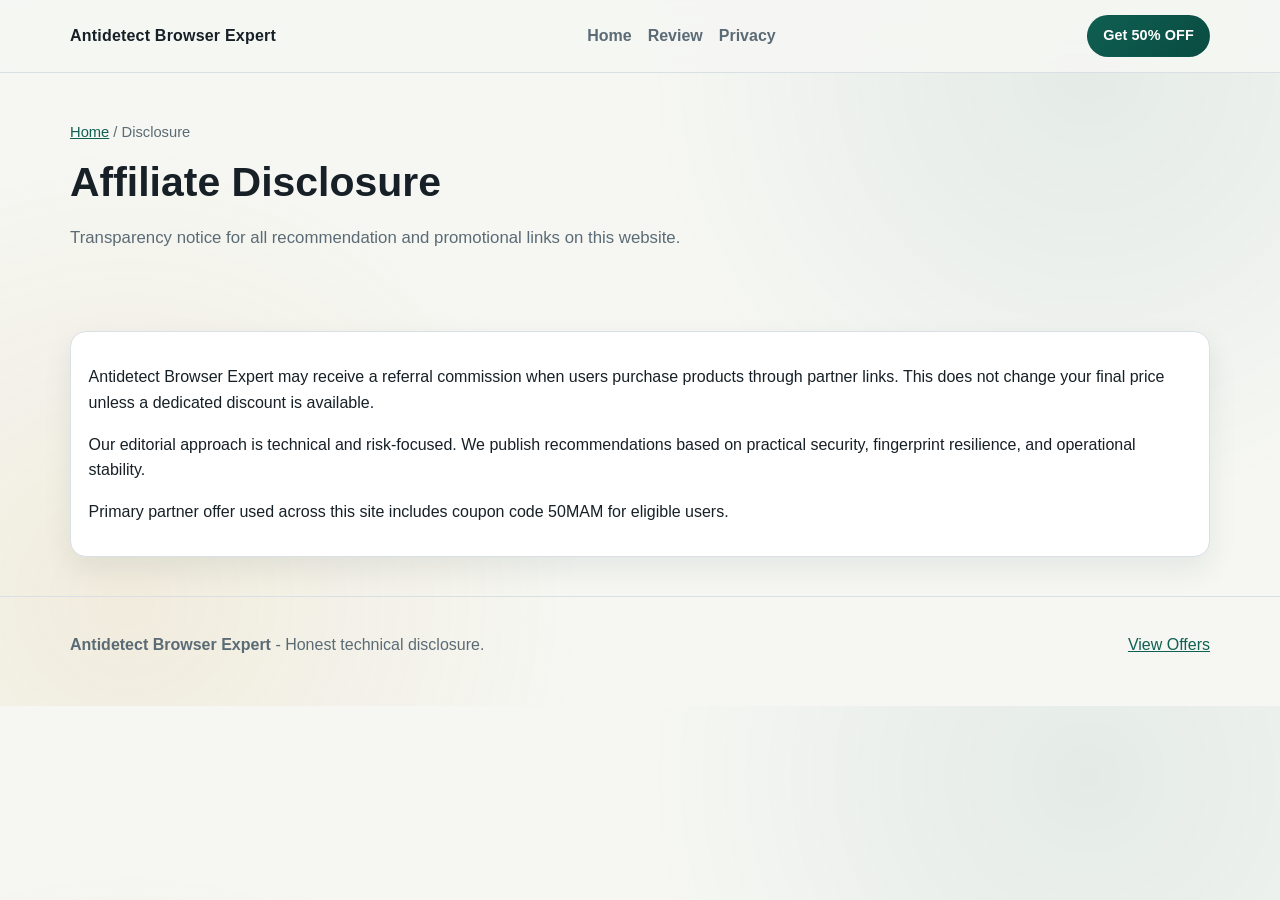
<file: disclosure/index.html>
<!doctype html>
<html lang="en-US">
<head>
  <meta charset="utf-8">
  <meta name="viewport" content="width=device-width, initial-scale=1">
  <title>Affiliate Disclosure - Antidetect Browser Expert</title>
  <meta name="description" content="Affiliate disclosure for Antidetect Browser Expert. Learn how partner links are used and how commission relationships are handled.">
  <meta name="author" content="Antidetect Browser Expert">
  <meta name="robots" content="index,follow">
  <link rel="canonical" href="https://antidetect-browser-expert.github.io/disclosure/">
  <link rel="stylesheet" href="/assets/styles.css">
</head>
<body>
  <header class="site-header">
    <div class="container nav-wrap">
      <a class="brand" href="/">Antidetect Browser Expert</a>
      <nav class="main-nav" aria-label="Primary">
        <a href="/">Home</a>
        <a href="/review/">Review</a>
        <a href="/privacy/">Privacy</a>
      </nav>
      <a class="btn btn-sm" href="https://multilogin.com/antidetect/antidetect-browser/?utm_source=MAM&utm_medium=partner&a_aid=MAM&a_bid=f392e357" target="_blank" rel="noopener noreferrer sponsored">Get 50% OFF</a>
    </div>
  </header>

  <main>
    <section class="page-hero">
      <div class="container">
        <p class="breadcrumbs"><a href="/">Home</a> / Disclosure</p>
        <h1>Affiliate Disclosure</h1>
        <p class="lead">Transparency notice for all recommendation and promotional links on this website.</p>
      </div>
    </section>

    <section class="page-content">
      <div class="container page-panel">
        <p>
          Antidetect Browser Expert may receive a referral commission when users purchase products through partner links.
          This does not change your final price unless a dedicated discount is available.
        </p>
        <p>
          Our editorial approach is technical and risk-focused. We publish recommendations based on practical security,
          fingerprint resilience, and operational stability.
        </p>
        <p>
          Primary partner offer used across this site includes coupon code 50MAM for eligible users.
        </p>
      </div>
    </section>
  </main>

  <footer class="site-footer">
    <div class="container footer-wrap">
      <p><strong>Antidetect Browser Expert</strong> - Honest technical disclosure.</p>
      <a href="/offers/">View Offers</a>
    </div>
  </footer>

  <script src="/assets/site.js" defer></script>
</body>
</html>
</file>
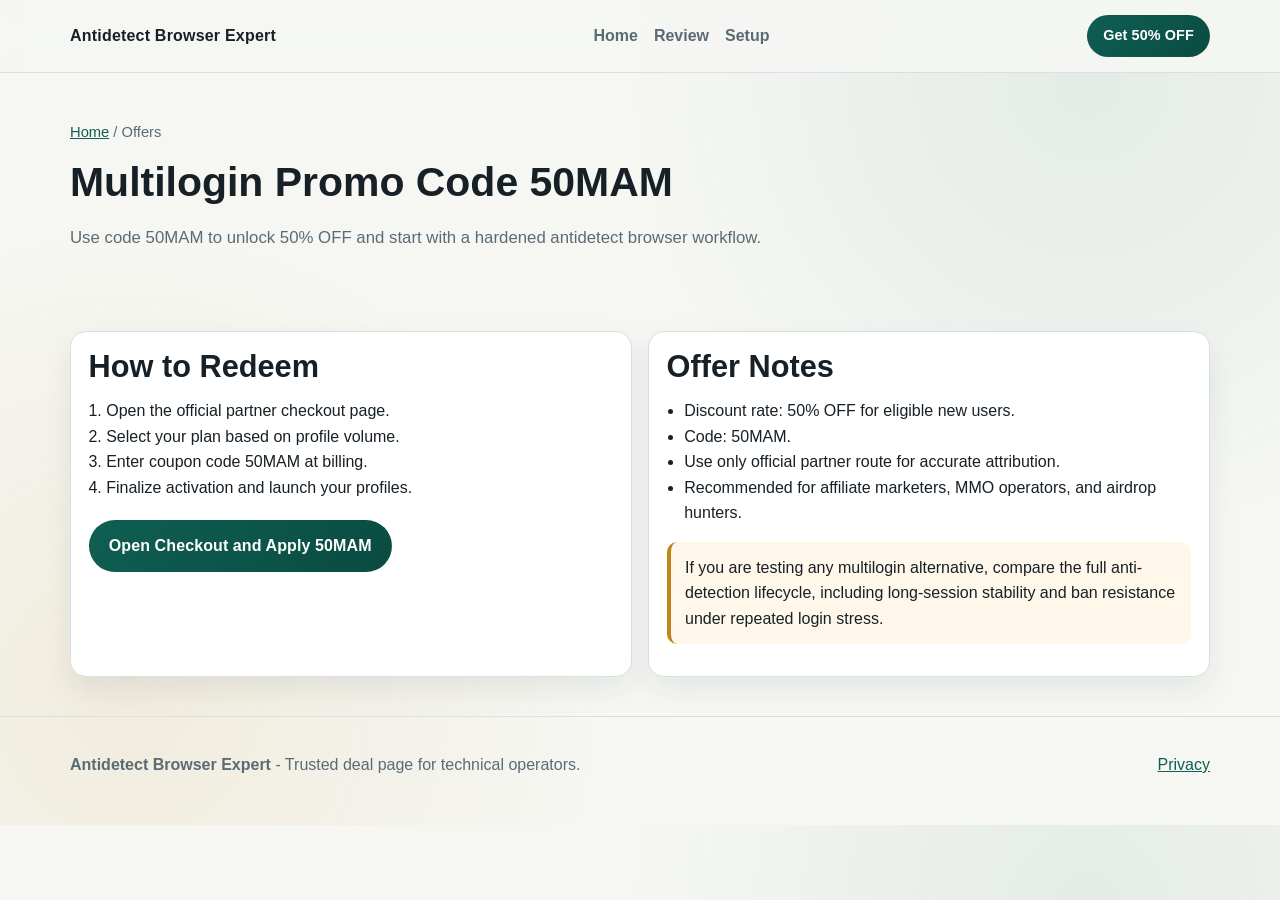
<file: offers/index.html>
<!doctype html>
<html lang="en-US">
<head>
  <meta charset="utf-8">
  <meta name="viewport" content="width=device-width, initial-scale=1">
  <title>Multilogin Promo Code 50MAM: 50 Percent OFF for New Users</title>
  <meta name="description" content="Get the official Multilogin promo code 50MAM and activate 50% OFF for eligible new users. Includes redemption steps and eligibility notes.">
  <meta name="keywords" content="Multilogin promo code 50MAM, antidetect browser deal, best stealth browser discount">
  <meta name="author" content="Antidetect Browser Expert">
  <meta name="robots" content="index,follow">
  <link rel="canonical" href="https://antidetect-browser-expert.github.io/offers/">
  <link rel="stylesheet" href="/assets/styles.css">
</head>
<body>
  <header class="site-header">
    <div class="container nav-wrap">
      <a class="brand" href="/">Antidetect Browser Expert</a>
      <nav class="main-nav" aria-label="Primary">
        <a href="/">Home</a>
        <a href="/review/">Review</a>
        <a href="/setup/">Setup</a>
      </nav>
      <a class="btn btn-sm" href="https://multilogin.com/antidetect/antidetect-browser/?utm_source=MAM&utm_medium=partner&a_aid=MAM&a_bid=f392e357" target="_blank" rel="noopener noreferrer sponsored">Get 50% OFF</a>
    </div>
  </header>

  <main>
    <section class="page-hero">
      <div class="container">
        <p class="breadcrumbs"><a href="/">Home</a> / Offers</p>
        <h1>Multilogin Promo Code 50MAM</h1>
        <p class="lead">Use code 50MAM to unlock 50% OFF and start with a hardened antidetect browser workflow.</p>
      </div>
    </section>

    <section class="page-content">
      <div class="container page-grid two">
        <article class="page-panel">
          <h2>How to Redeem</h2>
          <ol class="clean-list">
            <li>Open the official partner checkout page.</li>
            <li>Select your plan based on profile volume.</li>
            <li>Enter coupon code 50MAM at billing.</li>
            <li>Finalize activation and launch your profiles.</li>
          </ol>
          <div class="split-cta">
            <a class="btn" href="https://multilogin.com/antidetect/antidetect-browser/?utm_source=MAM&utm_medium=partner&a_aid=MAM&a_bid=f392e357" target="_blank" rel="noopener noreferrer sponsored">Open Checkout and Apply 50MAM</a>
          </div>
        </article>

        <article class="page-panel">
          <h2>Offer Notes</h2>
          <ul class="checklist">
            <li>Discount rate: 50% OFF for eligible new users.</li>
            <li>Code: 50MAM.</li>
            <li>Use only official partner route for accurate attribution.</li>
            <li>Recommended for affiliate marketers, MMO operators, and airdrop hunters.</li>
          </ul>
          <p class="notice">
            If you are testing any multilogin alternative, compare the full anti-detection lifecycle,
            including long-session stability and ban resistance under repeated login stress.
          </p>
        </article>
      </div>
    </section>
  </main>

  <footer class="site-footer">
    <div class="container footer-wrap">
      <p><strong>Antidetect Browser Expert</strong> - Trusted deal page for technical operators.</p>
      <a href="/privacy/">Privacy</a>
    </div>
  </footer>

  <script src="/assets/site.js" defer></script>
</body>
</html>
</file>
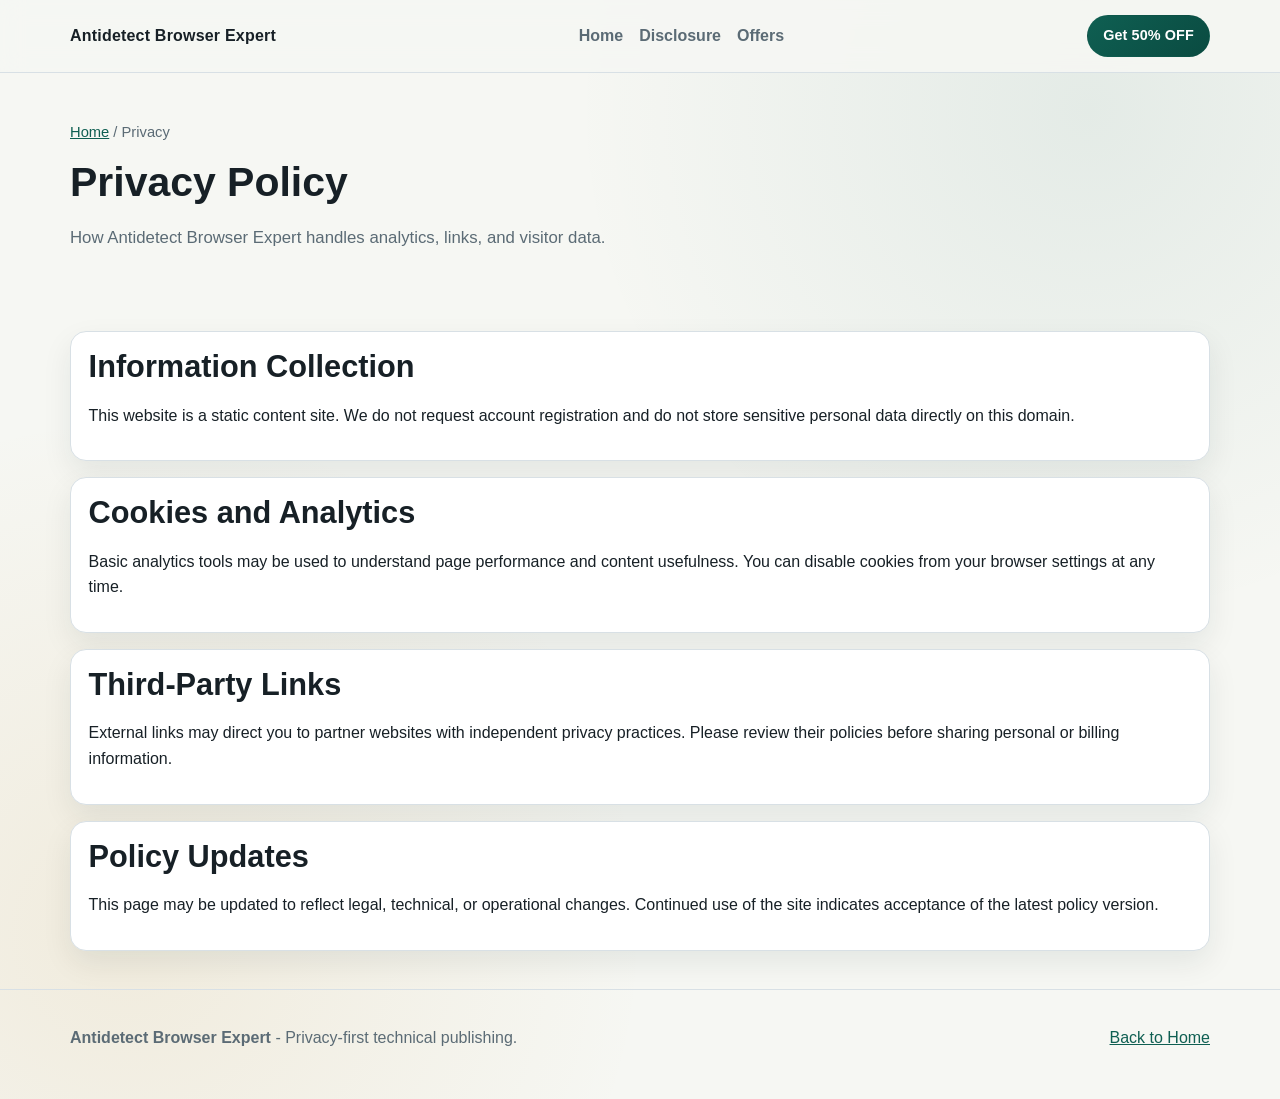
<file: privacy/index.html>
<!doctype html>
<html lang="en-US">
<head>
  <meta charset="utf-8">
  <meta name="viewport" content="width=device-width, initial-scale=1">
  <title>Privacy Policy - Antidetect Browser Expert</title>
  <meta name="description" content="Privacy policy for Antidetect Browser Expert, including data handling, cookies, and third-party link practices.">
  <meta name="author" content="Antidetect Browser Expert">
  <meta name="robots" content="index,follow">
  <link rel="canonical" href="https://antidetect-browser-expert.github.io/privacy/">
  <link rel="stylesheet" href="/assets/styles.css">
</head>
<body>
  <header class="site-header">
    <div class="container nav-wrap">
      <a class="brand" href="/">Antidetect Browser Expert</a>
      <nav class="main-nav" aria-label="Primary">
        <a href="/">Home</a>
        <a href="/disclosure/">Disclosure</a>
        <a href="/offers/">Offers</a>
      </nav>
      <a class="btn btn-sm" href="https://multilogin.com/antidetect/antidetect-browser/?utm_source=MAM&utm_medium=partner&a_aid=MAM&a_bid=f392e357" target="_blank" rel="noopener noreferrer sponsored">Get 50% OFF</a>
    </div>
  </header>

  <main>
    <section class="page-hero">
      <div class="container">
        <p class="breadcrumbs"><a href="/">Home</a> / Privacy</p>
        <h1>Privacy Policy</h1>
        <p class="lead">How Antidetect Browser Expert handles analytics, links, and visitor data.</p>
      </div>
    </section>

    <section class="page-content">
      <div class="container page-grid">
        <article class="page-panel">
          <h2>Information Collection</h2>
          <p>
            This website is a static content site. We do not request account registration and do not store sensitive personal data
            directly on this domain.
          </p>
        </article>

        <article class="page-panel">
          <h2>Cookies and Analytics</h2>
          <p>
            Basic analytics tools may be used to understand page performance and content usefulness. You can disable cookies from
            your browser settings at any time.
          </p>
        </article>

        <article class="page-panel">
          <h2>Third-Party Links</h2>
          <p>
            External links may direct you to partner websites with independent privacy practices. Please review their policies before
            sharing personal or billing information.
          </p>
        </article>

        <article class="page-panel">
          <h2>Policy Updates</h2>
          <p>
            This page may be updated to reflect legal, technical, or operational changes. Continued use of the site indicates acceptance
            of the latest policy version.
          </p>
        </article>
      </div>
    </section>
  </main>

  <footer class="site-footer">
    <div class="container footer-wrap">
      <p><strong>Antidetect Browser Expert</strong> - Privacy-first technical publishing.</p>
      <a href="/">Back to Home</a>
    </div>
  </footer>

  <script src="/assets/site.js" defer></script>
</body>
</html>
</file>
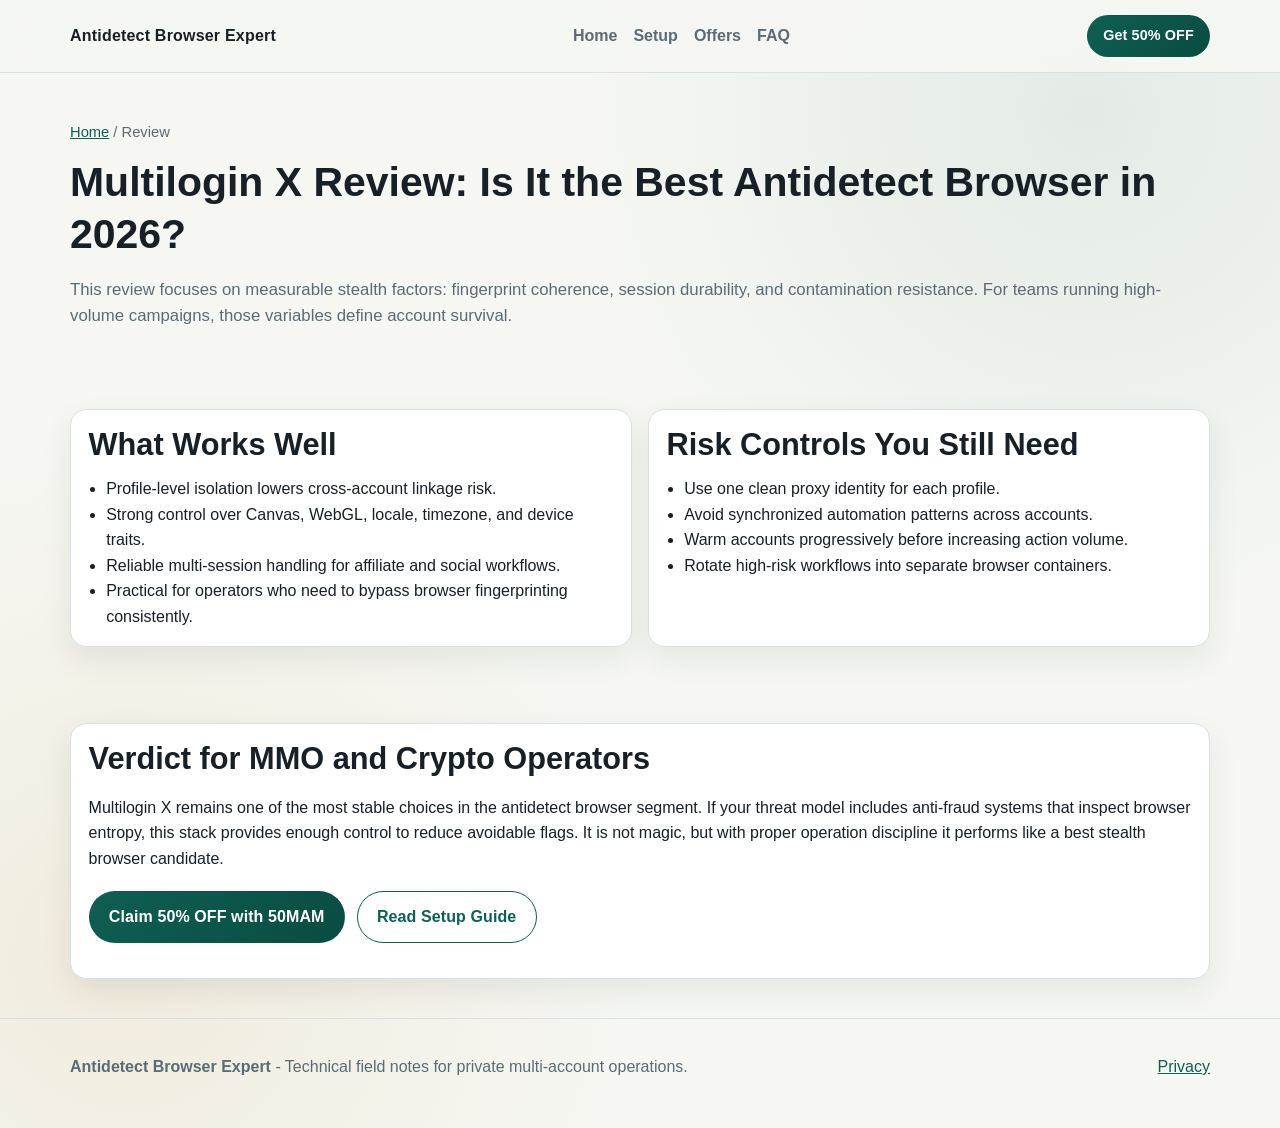
<file: review/index.html>
<!doctype html>
<html lang="en-US">
<head>
  <meta charset="utf-8">
  <meta name="viewport" content="width=device-width, initial-scale=1">
  <title>Multilogin X Review 2026: Antidetect Browser Performance and Security</title>
  <meta name="description" content="Technical review of Multilogin X from Antidetect Browser Expert. Evaluate profile isolation, anti-linkability, and practical use for affiliate, MMO, and airdrop operations.">
  <meta name="keywords" content="antidetect browser, best stealth browser, multilogin alternative, bypass browser fingerprinting">
  <meta name="author" content="Antidetect Browser Expert">
  <meta name="robots" content="index,follow">
  <link rel="canonical" href="https://antidetect-browser-expert.github.io/review/">
  <meta property="og:type" content="article">
  <meta property="og:title" content="Multilogin X Review 2026">
  <meta property="og:description" content="A cybersecurity-grade antidetect browser review for serious operators.">
  <meta property="og:url" content="https://antidetect-browser-expert.github.io/review/">
  <meta property="og:site_name" content="Antidetect Browser Expert">
  <link rel="stylesheet" href="/assets/styles.css">
</head>
<body>
  <header class="site-header">
    <div class="container nav-wrap">
      <a class="brand" href="/">Antidetect Browser Expert</a>
      <nav class="main-nav" aria-label="Primary">
        <a href="/">Home</a>
        <a href="/setup/">Setup</a>
        <a href="/offers/">Offers</a>
        <a href="/#faq">FAQ</a>
      </nav>
      <a class="btn btn-sm" href="https://multilogin.com/antidetect/antidetect-browser/?utm_source=MAM&utm_medium=partner&a_aid=MAM&a_bid=f392e357" target="_blank" rel="noopener noreferrer sponsored">Get 50% OFF</a>
    </div>
  </header>

  <main>
    <section class="page-hero">
      <div class="container">
        <p class="breadcrumbs"><a href="/">Home</a> / Review</p>
        <h1>Multilogin X Review: Is It the Best Antidetect Browser in 2026?</h1>
        <p class="lead">
          This review focuses on measurable stealth factors: fingerprint coherence, session durability, and contamination resistance.
          For teams running high-volume campaigns, those variables define account survival.
        </p>
      </div>
    </section>

    <section class="page-content">
      <div class="container page-grid two">
        <article class="page-panel">
          <h2>What Works Well</h2>
          <ul class="checklist">
            <li>Profile-level isolation lowers cross-account linkage risk.</li>
            <li>Strong control over Canvas, WebGL, locale, timezone, and device traits.</li>
            <li>Reliable multi-session handling for affiliate and social workflows.</li>
            <li>Practical for operators who need to bypass browser fingerprinting consistently.</li>
          </ul>
        </article>

        <article class="page-panel">
          <h2>Risk Controls You Still Need</h2>
          <ul class="checklist">
            <li>Use one clean proxy identity for each profile.</li>
            <li>Avoid synchronized automation patterns across accounts.</li>
            <li>Warm accounts progressively before increasing action volume.</li>
            <li>Rotate high-risk workflows into separate browser containers.</li>
          </ul>
        </article>
      </div>
    </section>

    <section class="page-content">
      <div class="container page-panel">
        <h2>Verdict for MMO and Crypto Operators</h2>
        <p>
          Multilogin X remains one of the most stable choices in the antidetect browser segment. If your threat model includes
          anti-fraud systems that inspect browser entropy, this stack provides enough control to reduce avoidable flags.
          It is not magic, but with proper operation discipline it performs like a best stealth browser candidate.
        </p>
        <div class="split-cta">
          <a class="btn" href="https://multilogin.com/antidetect/antidetect-browser/?utm_source=MAM&utm_medium=partner&a_aid=MAM&a_bid=f392e357" target="_blank" rel="noopener noreferrer sponsored">Claim 50% OFF with 50MAM</a>
          <a class="btn btn-ghost" href="/setup/">Read Setup Guide</a>
        </div>
      </div>
    </section>
  </main>

  <footer class="site-footer">
    <div class="container footer-wrap">
      <p><strong>Antidetect Browser Expert</strong> - Technical field notes for private multi-account operations.</p>
      <a href="/privacy/">Privacy</a>
    </div>
  </footer>

  <script src="/assets/site.js" defer></script>
</body>
</html>
</file>
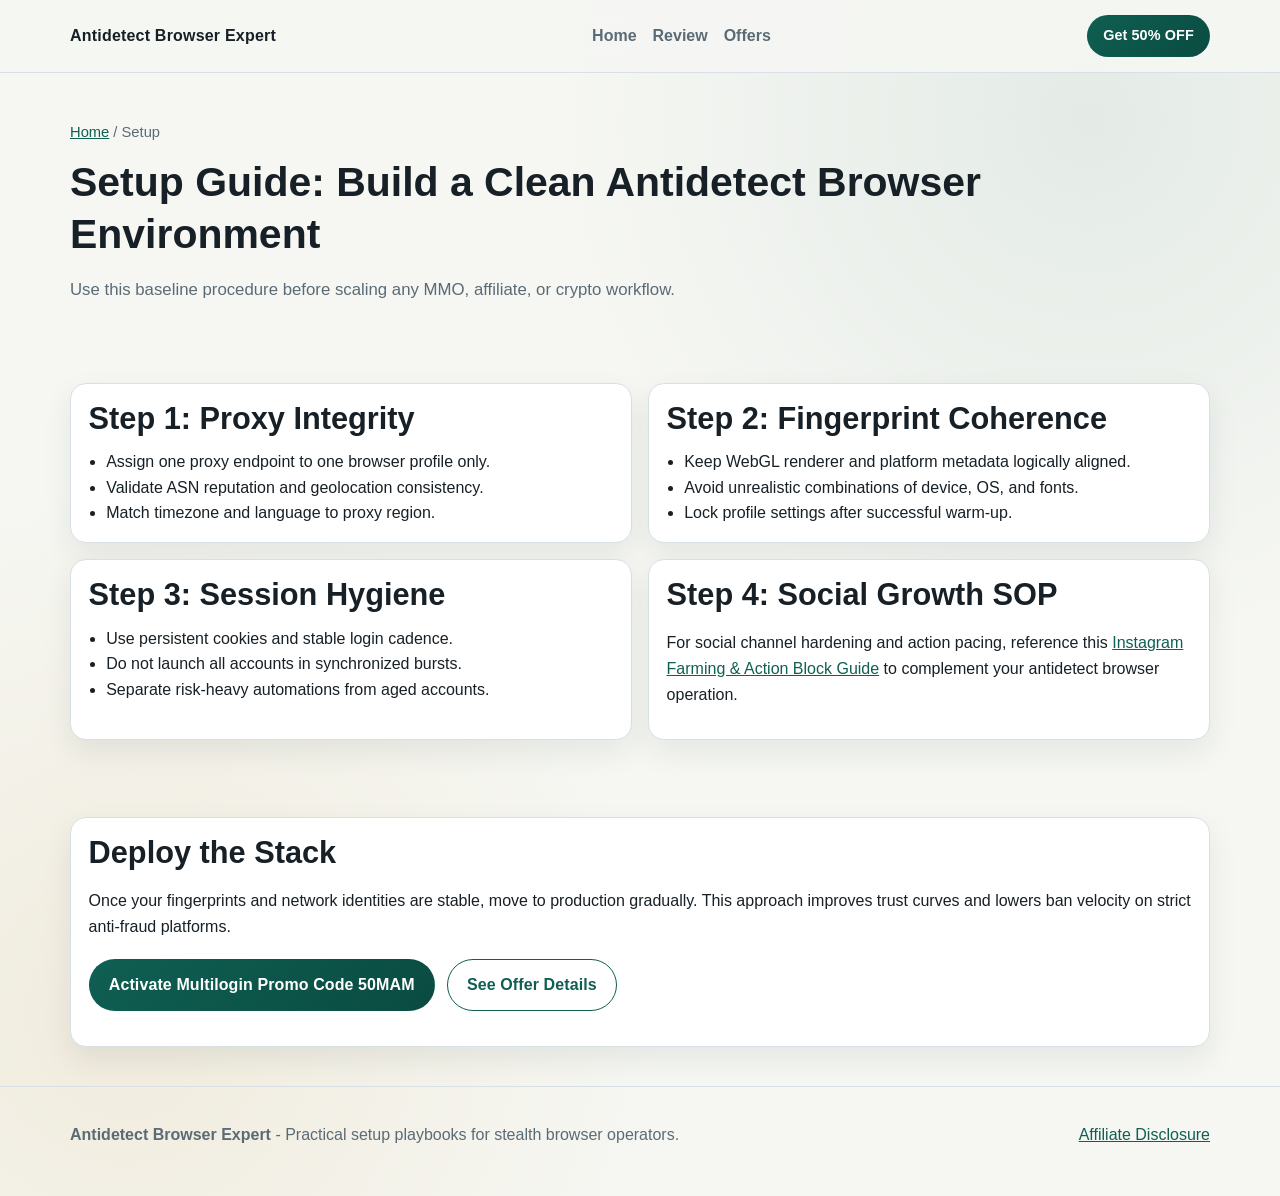
<file: setup/index.html>
<!doctype html>
<html lang="en-US">
<head>
  <meta charset="utf-8">
  <meta name="viewport" content="width=device-width, initial-scale=1">
  <title>Antidetect Browser Setup: Proxy and Fingerprint Hardening Checklist</title>
  <meta name="description" content="Step-by-step setup for Multilogin X: proxy routing, browser fingerprint coherence, and operational hygiene for affiliate and airdrop campaigns.">
  <meta name="keywords" content="antidetect browser setup, bypass browser fingerprinting, proxy setup, best stealth browser">
  <meta name="author" content="Antidetect Browser Expert">
  <meta name="robots" content="index,follow">
  <link rel="canonical" href="https://antidetect-browser-expert.github.io/setup/">
  <link rel="stylesheet" href="/assets/styles.css">
</head>
<body>
  <header class="site-header">
    <div class="container nav-wrap">
      <a class="brand" href="/">Antidetect Browser Expert</a>
      <nav class="main-nav" aria-label="Primary">
        <a href="/">Home</a>
        <a href="/review/">Review</a>
        <a href="/offers/">Offers</a>
      </nav>
      <a class="btn btn-sm" href="https://multilogin.com/antidetect/antidetect-browser/?utm_source=MAM&utm_medium=partner&a_aid=MAM&a_bid=f392e357" target="_blank" rel="noopener noreferrer sponsored">Get 50% OFF</a>
    </div>
  </header>

  <main>
    <section class="page-hero">
      <div class="container">
        <p class="breadcrumbs"><a href="/">Home</a> / Setup</p>
        <h1>Setup Guide: Build a Clean Antidetect Browser Environment</h1>
        <p class="lead">Use this baseline procedure before scaling any MMO, affiliate, or crypto workflow.</p>
      </div>
    </section>

    <section class="page-content">
      <div class="container page-grid two">
        <article class="page-panel">
          <h2>Step 1: Proxy Integrity</h2>
          <ul class="checklist">
            <li>Assign one proxy endpoint to one browser profile only.</li>
            <li>Validate ASN reputation and geolocation consistency.</li>
            <li>Match timezone and language to proxy region.</li>
          </ul>
        </article>

        <article class="page-panel">
          <h2>Step 2: Fingerprint Coherence</h2>
          <ul class="checklist">
            <li>Keep WebGL renderer and platform metadata logically aligned.</li>
            <li>Avoid unrealistic combinations of device, OS, and fonts.</li>
            <li>Lock profile settings after successful warm-up.</li>
          </ul>
        </article>

        <article class="page-panel">
          <h2>Step 3: Session Hygiene</h2>
          <ul class="checklist">
            <li>Use persistent cookies and stable login cadence.</li>
            <li>Do not launch all accounts in synchronized bursts.</li>
            <li>Separate risk-heavy automations from aged accounts.</li>
          </ul>
        </article>

        <article class="page-panel">
          <h2>Step 4: Social Growth SOP</h2>
          <p>
            For social channel hardening and action pacing, reference this
            <a href="https://ig-farming-setup.github.io" target="_blank" rel="noopener noreferrer">Instagram Farming &amp; Action Block Guide</a>
            to complement your antidetect browser operation.
          </p>
        </article>
      </div>
    </section>

    <section class="page-content">
      <div class="container page-panel">
        <h2>Deploy the Stack</h2>
        <p>
          Once your fingerprints and network identities are stable, move to production gradually. This approach improves trust curves
          and lowers ban velocity on strict anti-fraud platforms.
        </p>
        <div class="split-cta">
          <a class="btn" href="https://multilogin.com/antidetect/antidetect-browser/?utm_source=MAM&utm_medium=partner&a_aid=MAM&a_bid=f392e357" target="_blank" rel="noopener noreferrer sponsored">Activate Multilogin Promo Code 50MAM</a>
          <a class="btn btn-ghost" href="/offers/">See Offer Details</a>
        </div>
      </div>
    </section>
  </main>

  <footer class="site-footer">
    <div class="container footer-wrap">
      <p><strong>Antidetect Browser Expert</strong> - Practical setup playbooks for stealth browser operators.</p>
      <a href="/disclosure/">Affiliate Disclosure</a>
    </div>
  </footer>

  <script src="/assets/site.js" defer></script>
</body>
</html>
</file>
<file: assets/styles.css>
:root {
  --bg: #f6f7f3;
  --surface: #ffffff;
  --text: #172026;
  --muted: #5b6b75;
  --line: #d8e0e5;
  --brand: #0f5f52;
  --brand-strong: #0a4b41;
  --accent: #c0841a;
  --shadow: 0 12px 30px rgba(13, 37, 33, 0.08);
  --radius: 16px;
  --max: 1140px;
}

* {
  box-sizing: border-box;
}

html,
body {
  margin: 0;
  padding: 0;
}

body {
  font-family: "Segoe UI", Tahoma, Geneva, Verdana, sans-serif;
  color: var(--text);
  background:
    radial-gradient(circle at 85% 10%, rgba(15, 95, 82, 0.08), transparent 35%),
    radial-gradient(circle at 10% 85%, rgba(192, 132, 26, 0.1), transparent 35%),
    var(--bg);
  line-height: 1.6;
}

a {
  color: var(--brand);
}

.container {
  width: min(var(--max), calc(100% - 2rem));
  margin: 0 auto;
}

.site-header {
  position: sticky;
  top: 0;
  z-index: 20;
  border-bottom: 1px solid var(--line);
  backdrop-filter: blur(12px);
  background: rgba(246, 247, 243, 0.9);
}

.nav-wrap {
  display: flex;
  align-items: center;
  justify-content: space-between;
  gap: 1rem;
  min-height: 72px;
}

.brand {
  text-decoration: none;
  color: var(--text);
  font-weight: 700;
  letter-spacing: 0.2px;
}

.main-nav {
  display: flex;
  gap: 1rem;
}

.main-nav a {
  text-decoration: none;
  font-weight: 600;
  color: var(--muted);
}

.main-nav a:hover,
.main-nav a:focus-visible {
  color: var(--brand);
}

.btn {
  display: inline-flex;
  align-items: center;
  justify-content: center;
  gap: 0.5rem;
  border-radius: 999px;
  border: 1px solid transparent;
  padding: 0.78rem 1.2rem;
  background: linear-gradient(135deg, var(--brand), var(--brand-strong));
  color: #ffffff;
  text-decoration: none;
  font-weight: 700;
  letter-spacing: 0.1px;
  transition: transform 0.2s ease, box-shadow 0.2s ease;
}

.btn:hover,
.btn:focus-visible {
  transform: translateY(-1px);
  box-shadow: 0 8px 20px rgba(10, 75, 65, 0.25);
}

.btn-ghost {
  background: transparent;
  color: var(--brand);
  border-color: var(--brand);
}

.btn-sm {
  padding: 0.55rem 0.95rem;
  font-size: 0.9rem;
}

.hero {
  padding: 4rem 0 3rem;
}

.hero-grid {
  display: grid;
  grid-template-columns: 1.15fr 1fr;
  gap: 2rem;
  align-items: center;
}

.eyebrow {
  text-transform: uppercase;
  letter-spacing: 0.08em;
  font-size: 0.82rem;
  color: var(--accent);
  font-weight: 700;
}

h1,
h2,
h3 {
  line-height: 1.25;
  margin: 0 0 0.7rem;
}

h1 {
  font-size: clamp(1.9rem, 3.2vw, 3rem);
}

h2 {
  font-size: clamp(1.5rem, 2.4vw, 2.2rem);
}

.lead {
  font-size: 1.05rem;
  color: var(--muted);
}

.hero-cta,
.split-cta,
.faq-cta {
  display: flex;
  flex-wrap: wrap;
  gap: 0.75rem;
  margin: 1.2rem 0;
}

.trust-points {
  margin: 1rem 0 0;
  padding-left: 1.1rem;
}

.hero-media {
  margin: 0;
  border: 1px solid var(--line);
  border-radius: var(--radius);
  overflow: hidden;
  background: var(--surface);
  box-shadow: var(--shadow);
}

.hero-media img {
  display: block;
  width: 100%;
  height: auto;
}

.hero-media figcaption {
  padding: 0.8rem 1rem;
  color: var(--muted);
  font-size: 0.92rem;
}

.cards,
.split,
.faq,
.page-content {
  padding: 2.4rem 0;
}

.section-intro {
  color: var(--muted);
  max-width: 760px;
}

.card-grid {
  display: grid;
  grid-template-columns: repeat(3, minmax(0, 1fr));
  gap: 1rem;
}

.card,
.split-box,
.page-panel,
.faq-item {
  background: var(--surface);
  border: 1px solid var(--line);
  border-radius: var(--radius);
  padding: 1rem 1.1rem;
  box-shadow: var(--shadow);
}

.card-link {
  text-decoration: none;
  font-weight: 700;
}

.split-grid {
  display: grid;
  grid-template-columns: 1.2fr 0.8fr;
  gap: 1rem;
  align-items: start;
}

.faq-list,
.page-grid {
  display: grid;
  gap: 1rem;
}

.page-grid.two {
  grid-template-columns: repeat(2, minmax(0, 1fr));
}

.site-footer {
  border-top: 1px solid var(--line);
  padding: 1.2rem 0 2rem;
}

.footer-wrap {
  display: flex;
  justify-content: space-between;
  align-items: center;
  flex-wrap: wrap;
  gap: 0.75rem;
  color: var(--muted);
}

.page-hero {
  padding: 3rem 0 1.5rem;
}

.breadcrumbs {
  margin: 0 0 0.8rem;
  font-size: 0.92rem;
  color: var(--muted);
}

.checklist,
.clean-list {
  margin: 0;
  padding-left: 1.1rem;
}

.notice {
  border-left: 4px solid var(--accent);
  background: #fff8ea;
  border-radius: 10px;
  padding: 0.8rem 0.9rem;
}

@media (max-width: 960px) {
  .hero-grid,
  .split-grid,
  .page-grid.two,
  .card-grid {
    grid-template-columns: 1fr;
  }

  .main-nav {
    display: none;
  }
}
</file>
